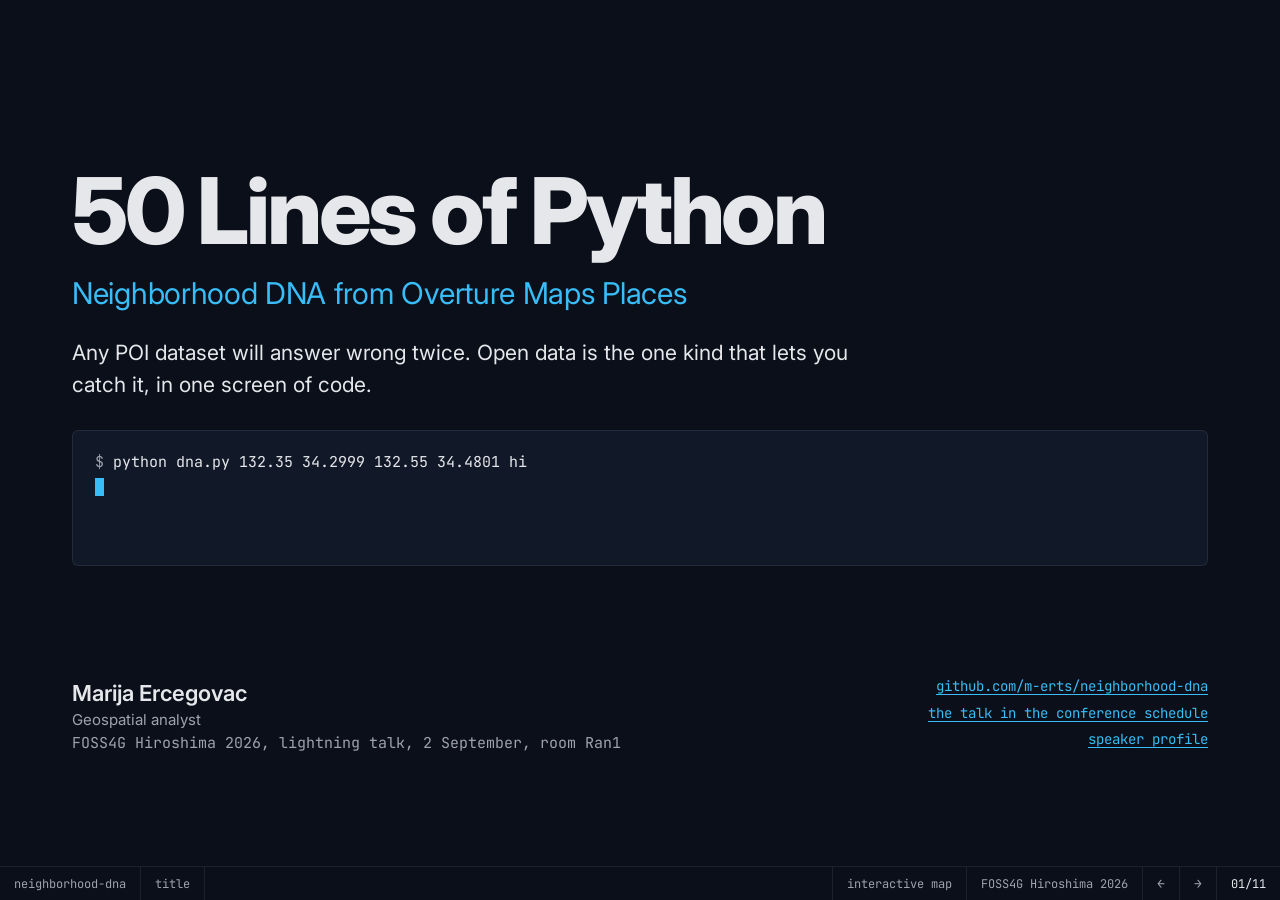
<file: docs/index.html>
<!doctype html>
<!-- Built by docs/build.py from docs/slides.template.html. Edit the template, not index.html. -->
<html lang="en">
<head>
<meta charset="utf-8">
<meta name="viewport" content="width=device-width, initial-scale=1">
<title>Neighborhood DNA: 50 Lines of Python</title>
<meta name="description" content="Slides of the FOSS4G Hiroshima 2026 lightning talk. The functional profile of any neighbourhood from Overture Maps Places, in 50 lines of Python.">
<meta name="author" content="Marija Ercegovac">
<meta property="og:title" content="50 Lines of Python: Neighborhood DNA from Overture Maps Places">
<meta property="og:description" content="FOSS4G Hiroshima 2026 lightning talk. DuckDB reads Overture Places on S3; two checks tell you when the numbers lie.">
<meta property="og:type" content="article">
<meta property="og:url" content="https://m-erts.github.io/neighborhood-dna/">
<meta property="og:image" content="https://m-erts.github.io/neighborhood-dna/assets/card.png">
<meta property="og:image:width" content="1200">
<meta property="og:image:height" content="630">
<meta property="og:image:alt" content="50 Lines of Python: the terminal output of dna.py for Hiroshima next to the hexagon map it produces.">
<meta name="twitter:card" content="summary_large_image">
<link rel="preconnect" href="https://fonts.googleapis.com">
<link rel="preconnect" href="https://fonts.gstatic.com" crossorigin>
<link rel="stylesheet" href="https://fonts.googleapis.com/css2?family=Inter:wght@400;500;600;700;800&family=JetBrains+Mono:ital,wght@0,400;0,500;0,600;0,700;1,400&display=swap">
<link rel="stylesheet" href="css/tokens.css">
<link rel="stylesheet" href="css/slides.css">
</head>
<body>
<main class="deck">

<section class="slide title" data-label="title">
  <h1>50 Lines of Python</h1>
  <p class="sub">Neighborhood DNA from Overture Maps Places</p>
  <p class="premise">Any POI dataset will answer wrong twice. Open data is the one kind that lets you catch it, in one screen of code.</p>
  <div class="terminal" role="img" aria-label="Terminal: the command that produces the Hiroshima map, and its output"
       data-command="python dna.py 132.35 34.2999 132.55 34.4801 hiroshima"
       data-output="hiroshima.geojson: 252 cells, 13 flagged, Overture 2026-09-23.1
HDBSCAN 0 clusters, 100% noise
{&#x27;meta&#x27;: 74.3, &#x27;AllThePlaces&#x27;: 12.8, &#x27;Foursquare&#x27;: 9.2, &#x27;Microsoft&#x27;: 3.6, &#x27;PinMeTo&#x27;: 0.0, &#x27;DAC&#x27;: 0.0}"><span aria-hidden="true">$ </span><span class="cmd"></span>
<span class="out"></span><span class="cursor" aria-hidden="true"></span></div>
  <div class="byline">
    <div>
      <strong>Marija Ercegovac</strong>
      <span>Geospatial analyst</span>
      <span class="mono">FOSS4G Hiroshima 2026, lightning talk, 2 September, room Ran1</span>
    </div>
    <div class="links">
      <a href="https://github.com/m-erts/neighborhood-dna">github.com/m-erts/neighborhood-dna</a><br>
      <a href="https://talks.osgeo.org/foss4g-2026/talk/ERGRGW/">the talk in the conference schedule</a><br>
      <a href="https://talks.osgeo.org/foss4g-2026/speaker/9SBVXW/">speaker profile</a>
    </div>
  </div>
</section>

<section class="slide" data-label="the task">
  <h2>Where do we intervene first?</h2>
  <div class="body">
    <dl class="steps">
      <div>
        <dt>before</dt>
        <dd>Cross-country research for EU policy institutions, 16 countries. The functional layer meant licensed POI feeds or field surveys.</dd>
      </div>
      <div>
        <dt>the first question of every city</dt>
        <dd>Where do we start a mixed-use programme? Which blocks are so mono-functional that they die after 19:00?</dd>
      </div>
      <div>
        <dt>this talk</dt>
        <dd class="now">The same shortlist from a fully open dataset: minutes on a laptop, 50 lines, reproducible by any municipal analyst.</dd>
      </div>
    </dl>
  </div>
</section>

<section class="slide" data-label="the idea">
  <h2>Neighbourhood DNA, and what it actually is</h2>
  <p class="lede">Take one grid cell. Look at every place inside it. Compute the share by function. That vector is the DNA, and three numbers say how mixed the cell is.</p>
  <div class="body">
    <div class="idea">
      <figure style="margin:0">
        <svg viewBox="0 0 200 180" role="img" aria-label="One hexagonal cell with places inside it">
          <polygon points="100,8 180,50 180,130 100,172 20,130 20,50" fill="none" stroke="#38BDF8" stroke-width="1.5"/>
          <circle cx="103" cy="84" r="4.5" fill="#F43F5E" stroke="#111827" stroke-width="1.5"/><circle cx="49" cy="94" r="4.5" fill="#F43F5E" stroke="#111827" stroke-width="1.5"/><circle cx="95" cy="41" r="4.5" fill="#F43F5E" stroke="#111827" stroke-width="1.5"/><circle cx="149" cy="104" r="4.5" fill="#F43F5E" stroke="#111827" stroke-width="1.5"/><circle cx="105" cy="132" r="4.5" fill="#F43F5E" stroke="#111827" stroke-width="1.5"/><circle cx="62" cy="106" r="4.5" fill="#F43F5E" stroke="#111827" stroke-width="1.5"/><circle cx="40" cy="54" r="4.5" fill="#F43F5E" stroke="#111827" stroke-width="1.5"/><circle cx="66" cy="60" r="4.5" fill="#F43F5E" stroke="#111827" stroke-width="1.5"/><circle cx="151" cy="129" r="4.5" fill="#F43F5E" stroke="#111827" stroke-width="1.5"/><circle cx="132" cy="74" r="4.5" fill="#F43F5E" stroke="#111827" stroke-width="1.5"/><circle cx="130" cy="107" r="4.5" fill="#F43F5E" stroke="#111827" stroke-width="1.5"/><circle cx="60" cy="59" r="4.5" fill="#F43F5E" stroke="#111827" stroke-width="1.5"/><circle cx="115" cy="36" r="4.5" fill="#F59E0B" stroke="#111827" stroke-width="1.5"/><circle cx="126" cy="54" r="4.5" fill="#F59E0B" stroke="#111827" stroke-width="1.5"/><circle cx="158" cy="113" r="4.5" fill="#F59E0B" stroke="#111827" stroke-width="1.5"/><circle cx="134" cy="102" r="4.5" fill="#F59E0B" stroke="#111827" stroke-width="1.5"/><circle cx="111" cy="46" r="4.5" fill="#F59E0B" stroke="#111827" stroke-width="1.5"/><circle cx="75" cy="130" r="4.5" fill="#F59E0B" stroke="#111827" stroke-width="1.5"/><circle cx="54" cy="76" r="4.5" fill="#F59E0B" stroke="#111827" stroke-width="1.5"/><circle cx="51" cy="122" r="4.5" fill="#F59E0B" stroke="#111827" stroke-width="1.5"/><circle cx="96" cy="22" r="4.5" fill="#FCD34D" stroke="#111827" stroke-width="1.5"/><circle cx="101" cy="124" r="4.5" fill="#FCD34D" stroke="#111827" stroke-width="1.5"/><circle cx="128" cy="123" r="4.5" fill="#FCD34D" stroke="#111827" stroke-width="1.5"/><circle cx="48" cy="124" r="4.5" fill="#FCD34D" stroke="#111827" stroke-width="1.5"/><circle cx="100" cy="126" r="4.5" fill="#FCD34D" stroke="#111827" stroke-width="1.5"/><circle cx="110" cy="53" r="4.5" fill="#FCD34D" stroke="#111827" stroke-width="1.5"/><circle cx="155" cy="56" r="4.5" fill="#047857" stroke="#111827" stroke-width="1.5"/><circle cx="80" cy="140" r="4.5" fill="#047857" stroke="#111827" stroke-width="1.5"/><circle cx="131" cy="106" r="4.5" fill="#047857" stroke="#111827" stroke-width="1.5"/><circle cx="147" cy="105" r="4.5" fill="#818CF8" stroke="#111827" stroke-width="1.5"/><circle cx="148" cy="107" r="4.5" fill="#818CF8" stroke="#111827" stroke-width="1.5"/><circle cx="49" cy="112" r="4.5" fill="#6EE7B7" stroke="#111827" stroke-width="1.5"/><circle cx="81" cy="84" r="4.5" fill="#B45309" stroke="#111827" stroke-width="1.5"/><circle cx="104" cy="130" r="4.5" fill="#059669" stroke="#111827" stroke-width="1.5"/><circle cx="111" cy="131" r="4.5" fill="#A7F3D0" stroke="#111827" stroke-width="1.5"/><circle cx="129" cy="89" r="4.5" fill="#34D399" stroke="#111827" stroke-width="1.5"/><circle cx="170" cy="122" r="4.5" fill="#10B981" stroke="#111827" stroke-width="1.5"/>
        </svg>
        <figcaption>one H3 cell, 428 places</figcaption>
      </figure>
      <div>
        <p class="cap">Kamiyacho, Hiroshima, cell 882e69a2bbfffff: share by function</p>
        <div class="dna" role="img" aria-label="food and drink 31%, shopping 20%, services and business 15%, civic 8%, transport 5%, education 4%, lifestyle 4%, sport 4%, arts 3%, heritage 3%, health 2%, lodging 1%, geographic 0%"><span style="flex:0.3084;background:#F43F5E;color:#0B0F19" title="food and drink 31%">31%</span><span style="flex:0.2009;background:#F59E0B;color:#0B0F19" title="shopping 20%">20%</span><span style="flex:0.1542;background:#FCD34D;color:#0B0F19" title="services and business 15%">15%</span><span style="flex:0.0374;background:#B45309;color:#FFFFFF" title="lifestyle 4%"></span><span style="flex:0.0210;background:#10B981;color:#0B0F19" title="health 2%"></span><span style="flex:0.0374;background:#6EE7B7;color:#0B0F19" title="education 4%"></span><span style="flex:0.0794;background:#047857;color:#FFFFFF" title="civic 8%">8%</span><span style="flex:0.0304;background:#34D399;color:#0B0F19" title="heritage 3%"></span><span style="flex:0.0304;background:#A7F3D0;color:#0B0F19" title="arts 3%"></span><span style="flex:0.0374;background:#059669;color:#0B0F19" title="sport 4%"></span><span style="flex:0.0514;background:#818CF8;color:#0B0F19" title="transport 5%"></span><span style="flex:0.0070;background:#C7D2FE;color:#0B0F19" title="lodging 1%"></span><span style="flex:0.0047;background:#64748B;color:#FFFFFF" title="geographic 0%"></span></div>
        <div class="legend"><span><i style="background:#F43F5E"></i>food and drink 31%</span><span><i style="background:#F59E0B"></i>shopping 20%</span><span><i style="background:#FCD34D"></i>services and business 15%</span><span><i style="background:#047857"></i>civic 8%</span><span><i style="background:#818CF8"></i>transport 5%</span><span><i style="background:#6EE7B7"></i>education 4%</span></div>
      </div>
      <dl class="metrics">
        <div><dt>Hill q1</dt><dd>7.76</dd><small>exp(&minus;&Sigma; p ln p): effective functions</small></div>
        <div><dt>Hill q2</dt><dd>5.72</dd><small>1 / &Sigma; p&sup2;: effective dominant ones</small></div>
        <div><dt>top share</dt><dd>0.31</dd><small>max p: how mono-functional</small></div>
      </dl>
    </div>
  </div>
  <p class="takeaway">The same maths ecologists use for species in a habitat, applied to functions in a city block.</p>
</section>

<section class="slide" data-label="what it is for">
  <h2>The blocks where one function owns the street</h2>
  <figure class="figure" data-svg="assets/maps-slide.svg">
    <img src="assets/maps-slide.svg" alt="Hexagon maps of Hiroshima, Belgrade, Amsterdam and London shaded by top category share. Flagged cells: Hiroshima 13 of 252, Belgrade 10 of 216, Amsterdam 39 of 360, London 15 of 586.">
  </figure>
  <p class="takeaway">13 cells in Hiroshima, 10 in Belgrade: short enough to walk. Hexagons compare cities; swap in your own blocks to act on one.</p>
  <p class="source"><a href="demo.html">Open the interactive map</a> &nbsp; made with: make cities</p>
</section>

<section class="slide" data-label="trap 1: the metric">
  <h2>The obvious metric sees nothing</h2>
  <figure class="figure" data-svg="assets/check-cell-size-slide.svg">
    <img src="assets/check-cell-size-slide.svg" alt="Two line charts over six density bins. Category richness: the four cities stay within 1 category of each other. Hill q2: the cities separate by up to 1.98.">
  </figure>
  <p class="takeaway">Counting categories measures how much data you have. Hill numbers measure the city.</p>
  <p class="source">made with: python checks.py 2026-09-23.1 &nbsp; table: <a href="https://github.com/m-erts/neighborhood-dna/blob/main/docs/RESULTS.md">docs/RESULTS.md</a>, section 2</p>
</section>

<section class="slide" data-label="trap 2: the source">
  <h2>One filter changes the ranking</h2>
  <figure class="figure" data-svg="assets/check-sources-slide.svg">
    <img src="assets/check-sources-slide.svg" alt="Share of places from Meta: Belgrade 92.7%, Amsterdam 83.6%, Hiroshima 74.3%, London 60.8%. Median Hill q2 with all sources against Meta only: London moves from 2nd to 1st.">
  </figure>
  <p class="takeaway">Overture blends providers. Belgrade is 93% Meta, London 61%. Nobody reads the sources column.</p>
  <p class="source">made with: python checks.py 2026-09-23.1 &nbsp; table: <a href="https://github.com/m-erts/neighborhood-dna/blob/main/docs/RESULTS.md">docs/RESULTS.md</a>, section 3</p>
</section>

<section class="slide" data-label="the stack">
  <h2>What Overture ships that makes this possible</h2>
  <div class="body">
    <dl class="rows">
      <div><dt>GeoParquet on public S3</dt><dd>The bbox filter runs storage-side: no download, no ETL, no account. A city costs 30 to 42 MiB of the 11 GB.</dd></div>
      <div><dt>taxonomy.hierarchy</dt><dd>A standard hierarchy: 13 branches at level 1 to compare cities, 126 groups at level 2 for detail.</dd></div>
      <div><dt>bbox struct in every row</dt><dd>Predicate pushdown without touching geometry.</dd></div>
      <div><dt>sources column</dt><dd>You can see whose places each city is made of, which is the basis of check 2. With a closed feed you take the blend on trust.</dd></div>
      <div><dt>monthly releases</dt><dd>Each one stays on S3 for 60 days. Archive your extract or nobody can rerun your numbers.</dd></div>
      <div><dt>open licences per source</dt><dd>CDLA-Permissive 2.0, Apache 2.0 and CC0 in these four cities, recorded place by place.</dd></div>
    </dl>
  </div>
  <p class="source">Overture Maps Foundation, <a href="https://docs.overturemaps.org/guides/places/">docs.overturemaps.org</a>. Release 2026-09-23.1 holds 81 million places.</p>
</section>

<section class="slide" data-label="the code">
  <h2>No download. No ETL. One screen.</h2>
  <div class="body">
    <div class="code-wrap">
      <div class="code">
        <header><span>dna.py &nbsp; 50 lines of code</span><button type="button" data-copy>Copy</button></header>
        <pre tabindex="0" aria-label="Source of dna.py"><code><span class="l"><span class="ch">#!/usr/bin/env python3</span></span><span class="l"><span class="c1"># /// script</span></span><span class="l"><span class="c1"># requires-python = "&gt;=3.11"</span></span><span class="l"><span class="c1"># dependencies = ["duckdb==1.5.6", "scikit-learn==1.9.1"]</span></span><span class="l"><span class="c1"># ///</span></span><span class="l"><span class="sd">"""Neighborhood DNA from Overture Maps Places. FOSS4G Hiroshima 2026.</span></span><span class="l"></span><span class="l"><span class="sd">    python dna.py WEST SOUTH EAST NORTH NAME [RELEASE | extract.parquet]</span></span><span class="l"><span class="sd">    python dna.py 132.35 34.30 132.55 34.48 hiroshima</span></span><span class="l"></span><span class="l"><span class="sd">Writes NAME.geojson: one H3 cell per feature with its category shares (the</span></span><span class="l"><span class="sd">DNA), Hill numbers, TF-IDF signature and HDBSCAN label. Nothing is downloaded:</span></span><span class="l"><span class="sd">DuckDB reads the parquet on S3 and pushes the bbox filter down to storage.</span></span><span class="l"><span class="sd">"""</span></span><span class="l"><span class="kn">import</span><span class="w"> </span><span class="nn">json</span></span><span class="l"><span class="kn">import</span><span class="w"> </span><span class="nn">sys</span></span><span class="l"></span><span class="l"><span class="kn">import</span><span class="w"> </span><span class="nn">duckdb</span></span><span class="l"><span class="kn">from</span><span class="w"> </span><span class="nn">sklearn.cluster</span><span class="w"> </span><span class="kn">import</span> <span class="n">HDBSCAN</span></span><span class="l"></span><span class="l"><span class="n">S3</span> <span class="o">=</span> <span class="s2">"s3://overturemaps-us-west-2/release"</span></span><span class="l"><span class="c1"># H3_RES 8: hexagons of 0.6-0.8 km2, the area drifts with location (CAVEATS 4).</span></span><span class="l"><span class="c1"># LEVEL 1: the 13 top branches of the taxonomy; 2 gives ~125 groups.</span></span><span class="l"><span class="c1"># MIN_POI 10: below that the diversity metrics are sampling noise.</span></span><span class="l"><span class="n">H3_RES</span><span class="p">,</span> <span class="n">LEVEL</span><span class="p">,</span> <span class="n">MIN_POI</span> <span class="o">=</span> <span class="mi">8</span><span class="p">,</span> <span class="mi">1</span><span class="p">,</span> <span class="mi">10</span></span><span class="l"></span><span class="l"><span class="n">west</span><span class="p">,</span> <span class="n">south</span><span class="p">,</span> <span class="n">east</span><span class="p">,</span> <span class="n">north</span><span class="p">,</span> <span class="n">name</span> <span class="o">=</span> <span class="o">*</span><span class="nb">map</span><span class="p">(</span><span class="nb">float</span><span class="p">,</span> <span class="n">sys</span><span class="o">.</span><span class="n">argv</span><span class="p">[</span><span class="mi">1</span><span class="p">:</span><span class="mi">5</span><span class="p">]),</span> <span class="n">sys</span><span class="o">.</span><span class="n">argv</span><span class="p">[</span><span class="mi">5</span><span class="p">]</span></span><span class="l"><span class="k">if</span> <span class="ow">not</span> <span class="p">(</span><span class="o">-</span><span class="mi">180</span> <span class="o">&lt;=</span> <span class="n">west</span> <span class="o">&lt;</span> <span class="n">east</span> <span class="o">&lt;=</span> <span class="mi">180</span> <span class="ow">and</span> <span class="o">-</span><span class="mi">90</span> <span class="o">&lt;=</span> <span class="n">south</span> <span class="o">&lt;</span> <span class="n">north</span> <span class="o">&lt;=</span> <span class="mi">90</span><span class="p">):</span></span><span class="l">    <span class="n">sys</span><span class="o">.</span><span class="n">exit</span><span class="p">(</span><span class="s2">"bbox order is WEST SOUTH EAST NORTH (lon lat lon lat)"</span><span class="p">)</span></span><span class="l"></span><span class="l"><span class="n">duckdb</span><span class="o">.</span><span class="n">sql</span><span class="p">(</span><span class="s2">"<span class="q">INSTALL</span> httpfs; <span class="q">LOAD</span> httpfs; <span class="q">INSTALL</span> spatial; <span class="q">LOAD</span> spatial; <span class="q">SET</span> http_retries = 6;"</span></span><span class="l">           <span class="s2">"<span class="q">INSTALL</span> h3 <span class="q">FROM</span> community; <span class="q">LOAD</span> h3; <span class="q">SET</span> s3_region = 'us-west-2';"</span><span class="p">)</span></span><span class="l"><span class="n">source</span> <span class="o">=</span> <span class="n">sys</span><span class="o">.</span><span class="n">argv</span><span class="p">[</span><span class="mi">6</span><span class="p">]</span> <span class="k">if</span> <span class="nb">len</span><span class="p">(</span><span class="n">sys</span><span class="o">.</span><span class="n">argv</span><span class="p">)</span> <span class="o">&gt;</span> <span class="mi">6</span> <span class="k">else</span> <span class="nb">max</span><span class="p">(</span>  <span class="c1"># default: the newest release on S3</span></span><span class="l">    <span class="n">path</span><span class="o">.</span><span class="n">split</span><span class="p">(</span><span class="s2">"/"</span><span class="p">)[</span><span class="mi">4</span><span class="p">]</span> <span class="k">for</span> <span class="n">path</span><span class="p">,</span> <span class="ow">in</span> <span class="n">duckdb</span><span class="o">.</span><span class="n">sql</span><span class="p">(</span><span class="sa">f</span><span class="s2">"<span class="q">FROM</span> glob('</span><span class="si">{</span><span class="n">S3</span><span class="si">}</span><span class="s2">/*/theme=places/*/*')"</span><span class="p">)</span><span class="o">.</span><span class="n">fetchall</span><span class="p">())</span></span><span class="l"><span class="n">files</span> <span class="o">=</span> <span class="n">source</span> <span class="k">if</span> <span class="n">source</span><span class="o">.</span><span class="n">endswith</span><span class="p">(</span><span class="s2">".parquet"</span><span class="p">)</span> <span class="k">else</span> <span class="sa">f</span><span class="s2">"</span><span class="si">{</span><span class="n">S3</span><span class="si">}</span><span class="s2">/</span><span class="si">{</span><span class="n">source</span><span class="si">}</span><span class="s2">/theme=places/type=place/*"</span></span><span class="l"><span class="n">duckdb</span><span class="o">.</span><span class="n">sql</span><span class="p">(</span><span class="sa">f</span><span class="s2">"""<span class="q">CREATE TABLE</span> places <span class="q">AS</span></span></span><span class="l"><span class="s2"><span class="q">SELECT</span> h3_latlng_to_cell(bbox.ymin, bbox.xmin, </span><span class="si">{</span><span class="n">H3_RES</span><span class="si">}</span><span class="s2">) <span class="q">AS</span> cell, sources[1].dataset <span class="q">AS</span> provider,</span></span><span class="l"><span class="s2">       taxonomy.hierarchy[least(</span><span class="si">{</span><span class="n">LEVEL</span><span class="si">}</span><span class="s2">, len(taxonomy.hierarchy))] <span class="q">AS</span> category</span></span><span class="l"><span class="s2"><span class="q">FROM</span> read_parquet('</span><span class="si">{</span><span class="n">files</span><span class="si">}</span><span class="s2">') <span class="q">WHERE</span> len(taxonomy.hierarchy) &gt; 0</span></span><span class="l"><span class="s2"> <span class="q">AND</span> bbox.xmin <span class="q">BETWEEN</span> </span><span class="si">{</span><span class="n">west</span><span class="si">}</span><span class="s2"> <span class="q">AND</span> </span><span class="si">{</span><span class="n">east</span><span class="si">}</span><span class="s2"> <span class="q">AND</span> bbox.ymin <span class="q">BETWEEN</span> </span><span class="si">{</span><span class="n">south</span><span class="si">}</span><span class="s2"> <span class="q">AND</span> </span><span class="si">{</span><span class="n">north</span><span class="si">}</span><span class="s2">"""</span><span class="p">)</span></span><span class="l"></span><span class="l"><span class="n">cells</span> <span class="o">=</span> <span class="n">duckdb</span><span class="o">.</span><span class="n">sql</span><span class="p">(</span><span class="sa">f</span><span class="s2">"""<span class="q">WITH</span> shares <span class="q">AS</span> (</span></span><span class="l"><span class="s2">    <span class="q">SELECT</span> cell, category, n / sum(n) <span class="q">OVER</span> c <span class="q">AS</span> p, sum(n) <span class="q">OVER</span> c <span class="q">AS</span> poi</span></span><span class="l"><span class="s2">    <span class="q">FROM</span> (<span class="q">SELECT</span> cell, category, count(*)::DOUBLE <span class="q">AS</span> n <span class="q">FROM</span> places <span class="q">GROUP BY</span> <span class="q">ALL</span>)</span></span><span class="l"><span class="s2">    <span class="q">WINDOW</span> c <span class="q">AS</span> (<span class="q">PARTITION BY</span> cell) <span class="q">QUALIFY</span> poi &gt;= </span><span class="si">{</span><span class="n">MIN_POI</span><span class="si">}</span></span><span class="l"><span class="s2">), weighted <span class="q">AS</span> (  -- TF-IDF: share in the cell x smoothed inverse cell frequency</span></span><span class="l"><span class="s2">    <span class="q">SELECT</span> *, p * (1 + ln((1 + count(<span class="q">DISTINCT</span> cell) <span class="q">OVER</span> ()) / (1 + count(*) <span class="q">OVER</span> k))) <span class="q">AS</span> w</span></span><span class="l"><span class="s2">    <span class="q">FROM</span> shares <span class="q">WINDOW</span> k <span class="q">AS</span> (<span class="q">PARTITION BY</span> category))</span></span><span class="l"><span class="s2"><span class="q">SELECT</span> ST_AsGeoJSON(ST_GeomFromText(h3_cell_to_boundary_wkt(cell))) <span class="q">AS</span> geometry,</span></span><span class="l"><span class="s2">       h3_h3_to_string(cell) <span class="q">AS</span> h3, any_value(poi)::INT <span class="q">AS</span> poi, count(*) <span class="q">AS</span> richness,</span></span><span class="l"><span class="s2">       round(exp(-sum(p * ln(p))), 3) <span class="q">AS</span> hill_q1, round(1 / sum(p * p), 3) <span class="q">AS</span> hill_q2,</span></span><span class="l"><span class="s2">       round(max(p), 3) <span class="q">AS</span> top_share, max(p) &gt;= 0.5 <span class="q">AS</span> flagged,</span></span><span class="l"><span class="s2">       first(category <span class="q">ORDER BY</span> p <span class="q">DESC</span>, category) <span class="q">AS</span> dominant,  -- ties: alphabetical</span></span><span class="l"><span class="s2">       map_from_entries(list((category, round(p, 3)) <span class="q">ORDER BY</span> p <span class="q">DESC</span>, category)) <span class="q">AS</span> dna,</span></span><span class="l"><span class="s2">       map_from_entries(list((category, round(w, 3)) <span class="q">ORDER BY</span> w <span class="q">DESC</span>, category)) <span class="q">AS</span> tfidf</span></span><span class="l"><span class="s2"><span class="q">FROM</span> weighted <span class="q">GROUP BY</span> cell <span class="q">ORDER BY</span> h3"""</span><span class="p">)</span></span><span class="l"><span class="n">cells</span> <span class="o">=</span> <span class="p">[</span><span class="nb">dict</span><span class="p">(</span><span class="nb">zip</span><span class="p">(</span><span class="n">cells</span><span class="o">.</span><span class="n">columns</span><span class="p">,</span> <span class="n">row</span><span class="p">))</span> <span class="k">for</span> <span class="n">row</span> <span class="ow">in</span> <span class="n">cells</span><span class="o">.</span><span class="n">fetchall</span><span class="p">()]</span></span><span class="l"><span class="k">if</span> <span class="nb">len</span><span class="p">(</span><span class="n">cells</span><span class="p">)</span> <span class="o">&lt;</span> <span class="mi">10</span><span class="p">:</span></span><span class="l">    <span class="n">sys</span><span class="o">.</span><span class="n">exit</span><span class="p">(</span><span class="sa">f</span><span class="s2">"only </span><span class="si">{</span><span class="nb">len</span><span class="p">(</span><span class="n">cells</span><span class="p">)</span><span class="si">}</span><span class="s2"> cells hold </span><span class="si">{</span><span class="n">MIN_POI</span><span class="si">}</span><span class="s2">+ categorised places: widen the bbox"</span><span class="p">)</span></span><span class="l"><span class="n">categories</span> <span class="o">=</span> <span class="nb">sorted</span><span class="p">({</span><span class="n">category</span> <span class="k">for</span> <span class="n">cell</span> <span class="ow">in</span> <span class="n">cells</span> <span class="k">for</span> <span class="n">category</span> <span class="ow">in</span> <span class="n">cell</span><span class="p">[</span><span class="s2">"dna"</span><span class="p">]})</span></span><span class="l"><span class="n">labels</span> <span class="o">=</span> <span class="n">HDBSCAN</span><span class="p">(</span><span class="n">min_cluster_size</span><span class="o">=</span><span class="mi">10</span><span class="p">,</span> <span class="n">copy</span><span class="o">=</span><span class="kc">True</span><span class="p">)</span><span class="o">.</span><span class="n">fit_predict</span><span class="p">(</span></span><span class="l">    <span class="p">[[</span><span class="n">cell</span><span class="p">[</span><span class="s2">"tfidf"</span><span class="p">]</span><span class="o">.</span><span class="n">get</span><span class="p">(</span><span class="n">category</span><span class="p">,</span> <span class="mi">0</span><span class="p">)</span> <span class="k">for</span> <span class="n">category</span> <span class="ow">in</span> <span class="n">categories</span><span class="p">]</span> <span class="k">for</span> <span class="n">cell</span> <span class="ow">in</span> <span class="n">cells</span><span class="p">])</span></span><span class="l"><span class="n">blend</span> <span class="o">=</span> <span class="nb">dict</span><span class="p">(</span><span class="n">duckdb</span><span class="o">.</span><span class="n">sql</span><span class="p">(</span><span class="s2">"""<span class="q">SELECT</span> provider, round(100 * count(*) / sum(count(*)) <span class="q">OVER</span> (), 1)</span></span><span class="l"><span class="s2">                           <span class="q">FROM</span> places <span class="q">GROUP BY</span> 1 <span class="q">ORDER BY</span> 2 <span class="q">DESC</span>"""</span><span class="p">)</span><span class="o">.</span><span class="n">fetchall</span><span class="p">())</span></span><span class="l"><span class="n">meta</span> <span class="o">=</span> <span class="nb">dict</span><span class="p">(</span><span class="n">source</span><span class="o">=</span><span class="n">source</span><span class="p">,</span> <span class="n">bbox</span><span class="o">=</span><span class="p">[</span><span class="n">west</span><span class="p">,</span> <span class="n">south</span><span class="p">,</span> <span class="n">east</span><span class="p">,</span> <span class="n">north</span><span class="p">],</span> <span class="n">h3_res</span><span class="o">=</span><span class="n">H3_RES</span><span class="p">,</span></span><span class="l">            <span class="n">taxonomy_level</span><span class="o">=</span><span class="n">LEVEL</span><span class="p">,</span> <span class="n">min_poi</span><span class="o">=</span><span class="n">MIN_POI</span><span class="p">,</span> <span class="n">providers_pct</span><span class="o">=</span><span class="n">blend</span><span class="p">)</span></span><span class="l"><span class="n">features</span> <span class="o">=</span> <span class="p">[</span><span class="nb">dict</span><span class="p">(</span><span class="nb">type</span><span class="o">=</span><span class="s2">"Feature"</span><span class="p">,</span> <span class="n">geometry</span><span class="o">=</span><span class="n">json</span><span class="o">.</span><span class="n">loads</span><span class="p">(</span><span class="n">cell</span><span class="o">.</span><span class="n">pop</span><span class="p">(</span><span class="s2">"geometry"</span><span class="p">)),</span></span><span class="l">                 <span class="n">properties</span><span class="o">=</span><span class="nb">dict</span><span class="p">(</span><span class="n">cell</span><span class="p">,</span> <span class="n">cluster</span><span class="o">=</span><span class="nb">int</span><span class="p">(</span><span class="n">label</span><span class="p">)))</span> <span class="k">for</span> <span class="n">cell</span><span class="p">,</span> <span class="n">label</span> <span class="ow">in</span> <span class="nb">zip</span><span class="p">(</span><span class="n">cells</span><span class="p">,</span> <span class="n">labels</span><span class="p">)]</span></span><span class="l"><span class="k">with</span> <span class="nb">open</span><span class="p">(</span><span class="sa">f</span><span class="s2">"</span><span class="si">{</span><span class="n">name</span><span class="si">}</span><span class="s2">.geojson"</span><span class="p">,</span> <span class="s2">"w"</span><span class="p">)</span> <span class="k">as</span> <span class="n">out</span><span class="p">:</span></span><span class="l">    <span class="n">json</span><span class="o">.</span><span class="n">dump</span><span class="p">(</span><span class="nb">dict</span><span class="p">(</span><span class="nb">type</span><span class="o">=</span><span class="s2">"FeatureCollection"</span><span class="p">,</span> <span class="n">metadata</span><span class="o">=</span><span class="n">meta</span><span class="p">,</span> <span class="n">features</span><span class="o">=</span><span class="n">features</span><span class="p">),</span> <span class="n">out</span><span class="p">)</span></span><span class="l"><span class="nb">print</span><span class="p">(</span><span class="sa">f</span><span class="s2">"</span><span class="si">{</span><span class="n">name</span><span class="si">}</span><span class="s2">.geojson: </span><span class="si">{</span><span class="nb">len</span><span class="p">(</span><span class="n">cells</span><span class="p">)</span><span class="si">}</span><span class="s2"> cells, </span><span class="si">{</span><span class="nb">sum</span><span class="p">(</span><span class="n">c</span><span class="p">[</span><span class="s1">'flagged'</span><span class="p">]</span><span class="w"> </span><span class="k">for</span><span class="w"> </span><span class="n">c</span><span class="w"> </span><span class="ow">in</span><span class="w"> </span><span class="n">cells</span><span class="p">)</span><span class="si">}</span><span class="s2"> flagged, Overture "</span></span><span class="l">      <span class="sa">f</span><span class="s2">"</span><span class="si">{</span><span class="n">source</span><span class="si">}</span><span class="se">\n</span><span class="s2">HDBSCAN </span><span class="si">{</span><span class="n">labels</span><span class="o">.</span><span class="n">max</span><span class="p">()</span><span class="w"> </span><span class="o">+</span><span class="w"> </span><span class="mi">1</span><span class="si">}</span><span class="s2"> clusters, </span><span class="si">{</span><span class="p">(</span><span class="n">labels</span><span class="w"> </span><span class="o">&lt;</span><span class="w"> </span><span class="mi">0</span><span class="p">)</span><span class="o">.</span><span class="n">mean</span><span class="p">()</span><span class="si">:</span><span class="s2">.0%</span><span class="si">}</span><span class="s2"> noise</span><span class="se">\n</span><span class="si">{</span><span class="n">blend</span><span class="si">}</span><span class="s2">"</span><span class="p">)</span></span></code></pre>
      </div>
      <ol class="outline" aria-label="Steps of the pipeline">
        <li><button type="button" data-lines="21-25" aria-pressed="false">Parameters<small>lines 21 to 25</small></button></li>
        <li><button type="button" data-lines="27-29" aria-pressed="false">Read the bbox<small>lines 27 to 29</small></button></li>
        <li><button type="button" data-lines="31-35" aria-pressed="false">Attach to S3, pick a release<small>lines 31 to 35</small></button></li>
        <li><button type="button" data-lines="36-40" aria-pressed="false">Scan the places in the bbox<small>lines 36 to 40</small></button></li>
        <li><button type="button" data-lines="42-56" aria-pressed="false">DNA, TF-IDF, Hill numbers: SQL<small>lines 42 to 56</small></button></li>
        <li><button type="button" data-lines="57-62" aria-pressed="false">HDBSCAN on the signatures<small>lines 57 to 62</small></button></li>
        <li><button type="button" data-lines="63-64" aria-pressed="false">Provider blend<small>lines 63 to 64</small></button></li>
        <li><button type="button" data-lines="65-72" aria-pressed="false">Write the GeoJSON<small>lines 65 to 72</small></button></li>
      </ol>
    </div>
  </div>
  <p class="source">DuckDB reads Overture straight off S3 and the bbox filter runs at the storage side. CI fails if the script grows past 50 lines.</p>
</section>

<section class="slide" data-label="who uses this">
  <h2>Planners were just the example</h2>
  <div class="body">
    <dl class="rows plain tight">
      <div><dt>Urban planning</dt><dd>Where to start a mixed-use programme</dd></div>
      <div><dt>Transport</dt><dd>Where car dependency is built into the block</dd></div>
      <div><dt>Retail siting</dt><dd>Which function is missing from a busy cell</dd></div>
      <div><dt>Public health</dt><dd>Food deserts: homes with no grocery in reach</dd></div>
      <div><dt>Tourism policy</dt><dd>Where lodging pushes out everyday functions</dd></div>
      <div><dt>Humanitarian work</dt><dd>Cities that have no other source at all</dd></div>
      <div><dt>Data quality</dt><dd>The check that caught trap 2 measures bias in the open data itself</dd></div>
    </dl>
  </div>
  <p class="takeaway">One number, top share, answers a different question in every one of these rooms.</p>
</section>

<section class="slide" data-label="take it">
  <h2>Two checks before you trust a POI metric</h2>
  <div class="body">
    <div class="checks">
      <div><b><span>1</span>Control for cell size</b><p>Or you measure your data, not your city.</p></div>
      <div><b><span>2</span>Check the sources column</b><p>Or you compare providers, not places.</p></div>
    </div>
    <div class="take">
      <img src="assets/qr.svg" alt="QR code leading to github.com/m-erts/neighborhood-dna">
      <div>
        <a class="url" href="https://github.com/m-erts/neighborhood-dna">github.com/m-erts/neighborhood-dna</a>
        <p>Code, data and the full list of caveats. Both checks are possible because the data is open.</p>
        <p class="mono">Code MIT, slides CC BY 4.0. The categories field left the Overture schema in release 2026-09-23.0: write against taxonomy.</p>
      </div>
    </div>
  </div>
</section>

<section class="slide" data-label="after Hiroshima">
  <h2>What I got wrong, found while packaging</h2>
  <div class="body">
    <dl class="rows tight">
      <div><dt>the pinned release</dt><dd>On stage: a pinned release reproduces in December. It did not survive September, because Overture keeps a release for 60 days. <small>dna.py now takes the newest release, or your own archived extract.</small></dd></div>
      <div><dt>equal-area cells</dt><dd>H3 cells are not equal-area. At resolution 8 they average 0.58 km&sup2; in Hiroshima and 0.78 km&sup2; in Belgrade.</dd></div>
      <div><dt>the shortlist</dt><dd>It moves between releases. Hiroshima: 16 flagged cells in 2026-08-19.0, 13 in 2026-09-23.1, 13 in both.</dd></div>
      <div><dt>the dominant function</dt><dd>37 Hiroshima cells have two functions tied for first place and arg_max picked one at random. <small>Ties now break alphabetically, so two runs give the same file.</small></dd></div>
      <div><dt>the typology</dt><dd>The abstract promised clusters. HDBSCAN returns 0 clusters and 100% noise in all four cities: function mix is a continuum.</dd></div>
    </dl>
  </div>
  <p class="source">Numbers on these slides are recomputed on release 2026-09-23.1. The stage version used 2026-07-22.0: <a href="slides-as-delivered.pdf">slides as delivered (PDF)</a>.</p>
</section>

</main>

<nav class="status" aria-label="Slide navigation">
  <a href="https://github.com/m-erts/neighborhood-dna">neighborhood-dna</a>
  <span data-status aria-live="polite"></span>
  <span class="grow"></span>
  <a class="wide" href="demo.html">interactive map</a>
  <span class="wide">FOSS4G Hiroshima 2026</span>
  <button type="button" data-prev aria-label="Previous slide">&larr;</button>
  <button type="button" data-next aria-label="Next slide">&rarr;</button>
  <span class="count" data-count></span>
</nav>
<div class="tip" role="tooltip" hidden></div>
<script src="js/slides.js"></script>
</body>
</html>
</file>
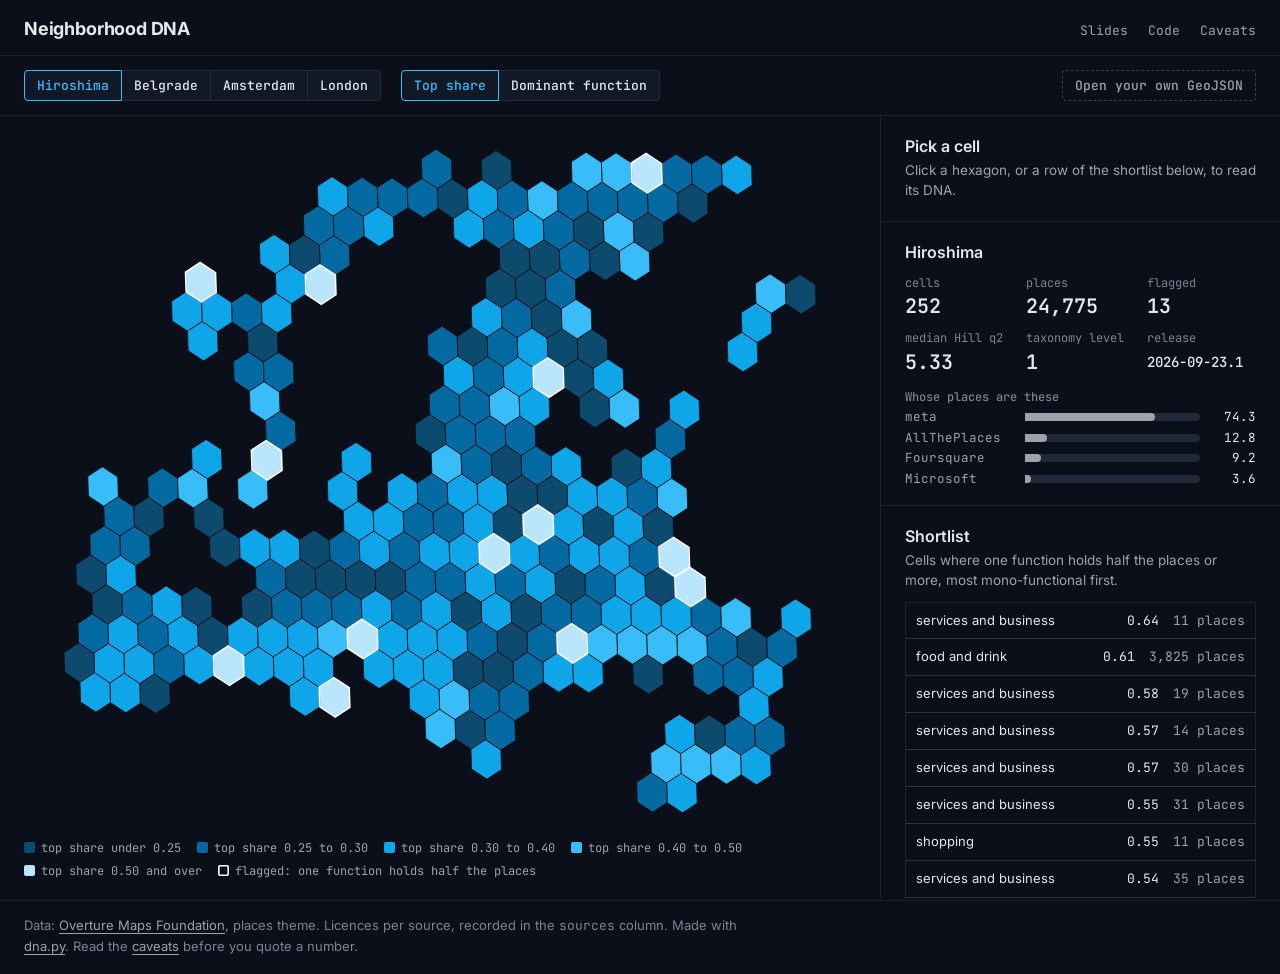
<file: docs/demo.html>
<!doctype html>
<html lang="en">
<head>
<meta charset="utf-8">
<meta name="viewport" content="width=device-width, initial-scale=1">
<title>Neighborhood DNA: the map</title>
<meta name="description" content="Explore the functional profile of every H3 cell in Hiroshima, Belgrade, Amsterdam and London, or drop in the GeoJSON that dna.py wrote for your own city.">
<meta property="og:title" content="Neighborhood DNA: the map">
<meta property="og:description" content="The functional profile of every H3 cell in Hiroshima, Belgrade, Amsterdam and London. Drop in the GeoJSON that dna.py wrote for your own city.">
<meta property="og:type" content="website">
<meta property="og:url" content="https://m-erts.github.io/neighborhood-dna/demo.html">
<meta property="og:image" content="https://m-erts.github.io/neighborhood-dna/assets/card.png">
<meta property="og:image:width" content="1200">
<meta property="og:image:height" content="630">
<meta name="twitter:card" content="summary_large_image">
<link rel="preconnect" href="https://fonts.googleapis.com">
<link rel="preconnect" href="https://fonts.gstatic.com" crossorigin>
<link rel="stylesheet" href="https://fonts.googleapis.com/css2?family=Inter:wght@400;500;600;700&family=JetBrains+Mono:wght@400;500;600;700&display=swap">
<link rel="stylesheet" href="css/tokens.css">
<link rel="stylesheet" href="css/demo.css">
</head>
<body>
<header class="top">
  <h1>Neighborhood DNA</h1>
  <nav aria-label="Project">
    <a href="index.html">Slides</a>
    <a href="https://github.com/m-erts/neighborhood-dna">Code</a>
    <a href="https://github.com/m-erts/neighborhood-dna/blob/main/CAVEATS.md">Caveats</a>
  </nav>
</header>

<div class="controls" role="toolbar" aria-label="Map controls">
  <div class="group" role="group" aria-label="City" data-cities></div>
  <div class="group" role="group" aria-label="Colour cells by">
    <button type="button" data-mode="share" aria-pressed="true">Top share</button>
    <button type="button" data-mode="dominant" aria-pressed="false">Dominant function</button>
  </div>
  <label class="file">
    <input type="file" accept=".geojson,.json,application/geo+json,application/json" data-file>
    <span>Open your own GeoJSON</span>
  </label>
</div>

<main class="layout">
  <section class="map" aria-label="Map of H3 cells">
    <p class="notice" data-notice hidden></p>
    <svg data-map role="img" aria-label="H3 cells"></svg>
    <div class="legend" data-legend></div>
  </section>

  <aside class="panel">
    <section data-cell aria-live="polite">
      <h2>Pick a cell</h2>
      <p class="hint">Click a hexagon, or a row of the shortlist below, to read its DNA.</p>
    </section>
    <section>
      <h2 data-city-title>City</h2>
      <dl class="facts" data-city-facts></dl>
      <h3>Whose places are these</h3>
      <div data-providers></div>
    </section>
    <section>
      <h2>Shortlist</h2>
      <p class="hint">Cells where one function holds half the places or more, most mono-functional first.</p>
      <ol class="shortlist" data-shortlist></ol>
    </section>
  </aside>
</main>

<footer class="foot">
  <p>Data: <a href="https://overturemaps.org/">Overture Maps Foundation</a>, places theme. Licences per source, recorded in the <code>sources</code> column.
  Made with <a href="https://github.com/m-erts/neighborhood-dna/blob/main/dna.py">dna.py</a>. Read the <a href="https://github.com/m-erts/neighborhood-dna/blob/main/CAVEATS.md">caveats</a> before you quote a number.</p>
</footer>
<div class="tip" role="tooltip" hidden></div>
<script src="js/demo.js"></script>
</body>
</html>
</file>
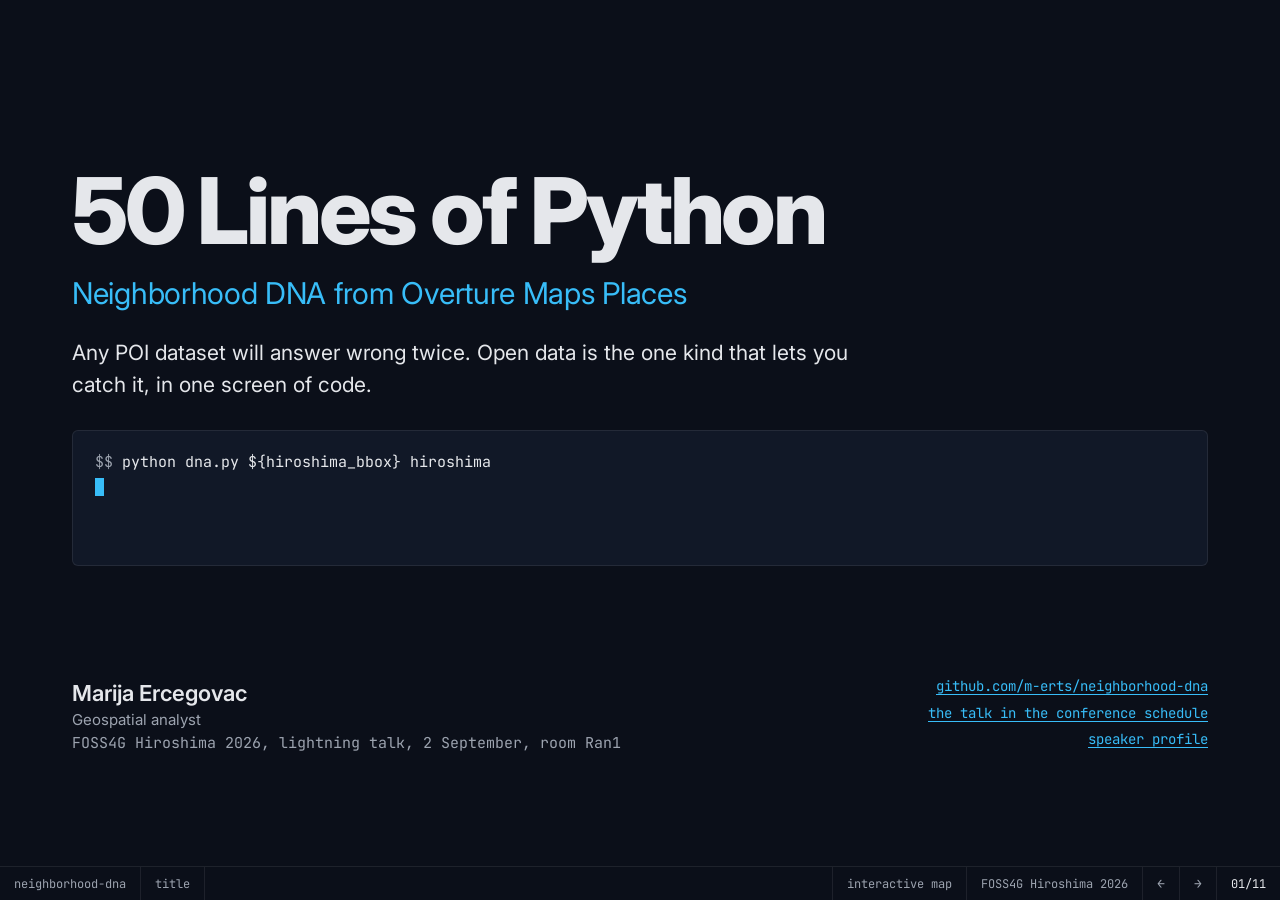
<file: docs/slides.template.html>
<!doctype html>
<!-- Built by docs/build.py from docs/slides.template.html. Edit the template, not index.html. -->
<html lang="en">
<head>
<meta charset="utf-8">
<meta name="viewport" content="width=device-width, initial-scale=1">
<title>Neighborhood DNA: 50 Lines of Python</title>
<meta name="description" content="Slides of the FOSS4G Hiroshima 2026 lightning talk. The functional profile of any neighbourhood from Overture Maps Places, in 50 lines of Python.">
<meta name="author" content="Marija Ercegovac">
<meta property="og:title" content="50 Lines of Python: Neighborhood DNA from Overture Maps Places">
<meta property="og:description" content="FOSS4G Hiroshima 2026 lightning talk. DuckDB reads Overture Places on S3; two checks tell you when the numbers lie.">
<meta property="og:type" content="article">
<meta property="og:url" content="https://m-erts.github.io/neighborhood-dna/">
<meta property="og:image" content="https://m-erts.github.io/neighborhood-dna/assets/card.png">
<meta property="og:image:width" content="1200">
<meta property="og:image:height" content="630">
<meta property="og:image:alt" content="50 Lines of Python: the terminal output of dna.py for Hiroshima next to the hexagon map it produces.">
<meta name="twitter:card" content="summary_large_image">
<link rel="preconnect" href="https://fonts.googleapis.com">
<link rel="preconnect" href="https://fonts.gstatic.com" crossorigin>
<link rel="stylesheet" href="https://fonts.googleapis.com/css2?family=Inter:wght@400;500;600;700;800&family=JetBrains+Mono:ital,wght@0,400;0,500;0,600;0,700;1,400&display=swap">
<link rel="stylesheet" href="css/tokens.css">
<link rel="stylesheet" href="css/slides.css">
</head>
<body>
<main class="deck">

<section class="slide title" data-label="title">
  <h1>50 Lines of Python</h1>
  <p class="sub">Neighborhood DNA from Overture Maps Places</p>
  <p class="premise">Any POI dataset will answer wrong twice. Open data is the one kind that lets you catch it, in one screen of code.</p>
  <div class="terminal" role="img" aria-label="Terminal: the command that produces the Hiroshima map, and its output"
       data-command="python dna.py ${hiroshima_bbox} hiroshima"
       data-output="${terminal_output}"><span aria-hidden="true">$$ </span><span class="cmd"></span>
<span class="out"></span><span class="cursor" aria-hidden="true"></span></div>
  <div class="byline">
    <div>
      <strong>Marija Ercegovac</strong>
      <span>Geospatial analyst</span>
      <span class="mono">FOSS4G Hiroshima 2026, lightning talk, 2 September, room Ran1</span>
    </div>
    <div class="links">
      <a href="https://github.com/m-erts/neighborhood-dna">github.com/m-erts/neighborhood-dna</a><br>
      <a href="https://talks.osgeo.org/foss4g-2026/talk/ERGRGW/">the talk in the conference schedule</a><br>
      <a href="https://talks.osgeo.org/foss4g-2026/speaker/9SBVXW/">speaker profile</a>
    </div>
  </div>
</section>

<section class="slide" data-label="the task">
  <h2>Where do we intervene first?</h2>
  <div class="body">
    <dl class="steps">
      <div>
        <dt>before</dt>
        <dd>Cross-country research for EU policy institutions, 16 countries. The functional layer meant licensed POI feeds or field surveys.</dd>
      </div>
      <div>
        <dt>the first question of every city</dt>
        <dd>Where do we start a mixed-use programme? Which blocks are so mono-functional that they die after 19:00?</dd>
      </div>
      <div>
        <dt>this talk</dt>
        <dd class="now">The same shortlist from a fully open dataset: minutes on a laptop, 50 lines, reproducible by any municipal analyst.</dd>
      </div>
    </dl>
  </div>
</section>

<section class="slide" data-label="the idea">
  <h2>Neighbourhood DNA, and what it actually is</h2>
  <p class="lede">Take one grid cell. Look at every place inside it. Compute the share by function. That vector is the DNA, and three numbers say how mixed the cell is.</p>
  <div class="body">
    <div class="idea">
      <figure style="margin:0">
        <svg viewBox="0 0 200 180" role="img" aria-label="One hexagonal cell with places inside it">
          <polygon points="100,8 180,50 180,130 100,172 20,130 20,50" fill="none" stroke="#38BDF8" stroke-width="1.5"/>
          ${idea_dots}
        </svg>
        <figcaption>one H3 cell, ${idea_places} places</figcaption>
      </figure>
      <div>
        <p class="cap">${idea_name}, cell ${idea_h3}: share by function</p>
        <div class="dna" role="img" aria-label="${idea_aria}">${idea_bar}</div>
        <div class="legend">${idea_legend}</div>
      </div>
      <dl class="metrics">
        <div><dt>Hill q1</dt><dd>${idea_q1}</dd><small>exp(&minus;&Sigma; p ln p): effective functions</small></div>
        <div><dt>Hill q2</dt><dd>${idea_q2}</dd><small>1 / &Sigma; p&sup2;: effective dominant ones</small></div>
        <div><dt>top share</dt><dd>${idea_top}</dd><small>max p: how mono-functional</small></div>
      </dl>
    </div>
  </div>
  <p class="takeaway">The same maths ecologists use for species in a habitat, applied to functions in a city block.</p>
</section>

<section class="slide" data-label="what it is for">
  <h2>The blocks where one function owns the street</h2>
  <figure class="figure" data-svg="assets/maps-slide.svg">
    <img src="assets/maps-slide.svg" alt="Hexagon maps of Hiroshima, Belgrade, Amsterdam and London shaded by top category share. Flagged cells: Hiroshima ${hiroshima_flagged} of ${hiroshima_cells}, Belgrade ${belgrade_flagged} of ${belgrade_cells}, Amsterdam ${amsterdam_flagged} of ${amsterdam_cells}, London ${london_flagged} of ${london_cells}.">
  </figure>
  <p class="takeaway">${hiroshima_flagged} cells in Hiroshima, ${belgrade_flagged} in Belgrade: short enough to walk. Hexagons compare cities; swap in your own blocks to act on one.</p>
  <p class="source"><a href="demo.html">Open the interactive map</a> &nbsp; made with: make cities</p>
</section>

<section class="slide" data-label="trap 1: the metric">
  <h2>The obvious metric sees nothing</h2>
  <figure class="figure" data-svg="assets/check-cell-size-slide.svg">
    <img src="assets/check-cell-size-slide.svg" alt="Two line charts over six density bins. Category richness: the four cities stay within ${gap_richness} category of each other. Hill q2: the cities separate by up to ${gap_hill}.">
  </figure>
  <p class="takeaway">Counting categories measures how much data you have. Hill numbers measure the city.</p>
  <p class="source">made with: python checks.py ${release} &nbsp; table: <a href="https://github.com/m-erts/neighborhood-dna/blob/main/docs/RESULTS.md">docs/RESULTS.md</a>, section 2</p>
</section>

<section class="slide" data-label="trap 2: the source">
  <h2>One filter changes the ranking</h2>
  <figure class="figure" data-svg="assets/check-sources-slide.svg">
    <img src="assets/check-sources-slide.svg" alt="Share of places from Meta: Belgrade ${belgrade_meta}%, Amsterdam ${amsterdam_meta}%, Hiroshima ${hiroshima_meta}%, London ${london_meta}%. Median Hill q2 with all sources against Meta only: London moves from ${london_rank_all} to ${london_rank_meta}.">
  </figure>
  <p class="takeaway">Overture blends providers. Belgrade is ${belgrade_meta_round}% Meta, London ${london_meta_round}%. Nobody reads the sources column.</p>
  <p class="source">made with: python checks.py ${release} &nbsp; table: <a href="https://github.com/m-erts/neighborhood-dna/blob/main/docs/RESULTS.md">docs/RESULTS.md</a>, section 3</p>
</section>

<section class="slide" data-label="the stack">
  <h2>What Overture ships that makes this possible</h2>
  <div class="body">
    <dl class="rows">
      <div><dt>GeoParquet on public S3</dt><dd>The bbox filter runs storage-side: no download, no ETL, no account. A city costs ${mib_low} to ${mib_high} MiB of the ${release_gb} GB.</dd></div>
      <div><dt>taxonomy.hierarchy</dt><dd>A standard hierarchy: ${level_1} branches at level 1 to compare cities, ${level_2} groups at level 2 for detail.</dd></div>
      <div><dt>bbox struct in every row</dt><dd>Predicate pushdown without touching geometry.</dd></div>
      <div><dt>sources column</dt><dd>You can see whose places each city is made of, which is the basis of check 2. With a closed feed you take the blend on trust.</dd></div>
      <div><dt>monthly releases</dt><dd>Each one stays on S3 for 60 days. Archive your extract or nobody can rerun your numbers.</dd></div>
      <div><dt>open licences per source</dt><dd>CDLA-Permissive 2.0, Apache 2.0 and CC0 in these four cities, recorded place by place.</dd></div>
    </dl>
  </div>
  <p class="source">Overture Maps Foundation, <a href="https://docs.overturemaps.org/guides/places/">docs.overturemaps.org</a>. Release ${release} holds ${places_millions} million places.</p>
</section>

<section class="slide" data-label="the code">
  <h2>No download. No ETL. One screen.</h2>
  <div class="body">
    <div class="code-wrap">
      <div class="code">
        <header><span>dna.py &nbsp; ${code_lines} lines of code</span><button type="button" data-copy>Copy</button></header>
        <pre tabindex="0" aria-label="Source of dna.py"><code>${code_html}</code></pre>
      </div>
      <ol class="outline" aria-label="Steps of the pipeline">
        ${outline}
      </ol>
    </div>
  </div>
  <p class="source">DuckDB reads Overture straight off S3 and the bbox filter runs at the storage side. CI fails if the script grows past 50 lines.</p>
</section>

<section class="slide" data-label="who uses this">
  <h2>Planners were just the example</h2>
  <div class="body">
    <dl class="rows plain tight">
      <div><dt>Urban planning</dt><dd>Where to start a mixed-use programme</dd></div>
      <div><dt>Transport</dt><dd>Where car dependency is built into the block</dd></div>
      <div><dt>Retail siting</dt><dd>Which function is missing from a busy cell</dd></div>
      <div><dt>Public health</dt><dd>Food deserts: homes with no grocery in reach</dd></div>
      <div><dt>Tourism policy</dt><dd>Where lodging pushes out everyday functions</dd></div>
      <div><dt>Humanitarian work</dt><dd>Cities that have no other source at all</dd></div>
      <div><dt>Data quality</dt><dd>The check that caught trap 2 measures bias in the open data itself</dd></div>
    </dl>
  </div>
  <p class="takeaway">One number, top share, answers a different question in every one of these rooms.</p>
</section>

<section class="slide" data-label="take it">
  <h2>Two checks before you trust a POI metric</h2>
  <div class="body">
    <div class="checks">
      <div><b><span>1</span>Control for cell size</b><p>Or you measure your data, not your city.</p></div>
      <div><b><span>2</span>Check the sources column</b><p>Or you compare providers, not places.</p></div>
    </div>
    <div class="take">
      <img src="assets/qr.svg" alt="QR code leading to github.com/m-erts/neighborhood-dna">
      <div>
        <a class="url" href="https://github.com/m-erts/neighborhood-dna">github.com/m-erts/neighborhood-dna</a>
        <p>Code, data and the full list of caveats. Both checks are possible because the data is open.</p>
        <p class="mono">Code MIT, slides CC BY 4.0. The categories field left the Overture schema in release 2026-09-23.0: write against taxonomy.</p>
      </div>
    </div>
  </div>
</section>

<section class="slide" data-label="after Hiroshima">
  <h2>What I got wrong, found while packaging</h2>
  <div class="body">
    <dl class="rows tight">
      <div><dt>the pinned release</dt><dd>On stage: a pinned release reproduces in December. It did not survive September, because Overture keeps a release for 60 days. <small>dna.py now takes the newest release, or your own archived extract.</small></dd></div>
      <div><dt>equal-area cells</dt><dd>H3 cells are not equal-area. At resolution 8 they average ${area_low} km&sup2; in ${area_low_city} and ${area_high} km&sup2; in ${area_high_city}.</dd></div>
      <div><dt>the shortlist</dt><dd>It moves between releases. Hiroshima: ${drift_old} flagged cells in ${previous}, ${drift_new} in ${release}, ${drift_both} in both.</dd></div>
      <div><dt>the dominant function</dt><dd>${ties} Hiroshima cells have two functions tied for first place and arg_max picked one at random. <small>Ties now break alphabetically, so two runs give the same file.</small></dd></div>
      <div><dt>the typology</dt><dd>The abstract promised clusters. HDBSCAN returns ${hdbscan} in all four cities: function mix is a continuum.</dd></div>
    </dl>
  </div>
  <p class="source">Numbers on these slides are recomputed on release ${release}. The stage version used 2026-07-22.0: <a href="slides-as-delivered.pdf">slides as delivered (PDF)</a>.</p>
</section>

</main>

<nav class="status" aria-label="Slide navigation">
  <a href="https://github.com/m-erts/neighborhood-dna">neighborhood-dna</a>
  <span data-status aria-live="polite"></span>
  <span class="grow"></span>
  <a class="wide" href="demo.html">interactive map</a>
  <span class="wide">FOSS4G Hiroshima 2026</span>
  <button type="button" data-prev aria-label="Previous slide">&larr;</button>
  <button type="button" data-next aria-label="Next slide">&rarr;</button>
  <span class="count" data-count></span>
</nav>
<div class="tip" role="tooltip" hidden></div>
<script src="js/slides.js"></script>
</body>
</html>
</file>
<file: docs/css/tokens.css>
/* Spatial Terminal. Every value here comes from DESIGN.md in the repository root. */
:root {
  --canvas: #0B0F19;
  --surface: #111827;
  --border: rgba(255, 255, 255, 0.08);
  --accent: #38BDF8;

  --text: #E5E7EB;
  --text-2: #9CA3AF;
  --text-3: #7B8494;

  /* semantic DNA clusters */
  --food: #F43F5E;
  --retail: #F59E0B;
  --civic: #10B981;
  --transit: #818CF8;
  --other: #64748B;

  --sans: Inter, -apple-system, "Segoe UI", Helvetica, Arial, sans-serif;
  --mono: "JetBrains Mono", "Geist Mono", ui-monospace, SFMono-Regular, Menlo, Consolas, monospace;
}

*, *::before, *::after { box-sizing: border-box; }

html { background: var(--canvas); color-scheme: dark; }

body {
  margin: 0;
  background: var(--canvas);
  color: var(--text);
  font-family: var(--sans);
  -webkit-font-smoothing: antialiased;
  text-rendering: optimizeLegibility;
}

a { color: var(--accent); text-underline-offset: 0.2em; }
a:hover { text-decoration-thickness: 2px; }

:focus-visible { outline: 2px solid var(--accent); outline-offset: 3px; border-radius: 2px; }

code, kbd, pre, .mono { font-family: var(--mono); font-variant-ligatures: none; }

button {
  font: 500 13px/1 var(--mono);
  color: var(--text);
  background: var(--surface);
  border: 1px solid var(--border);
  border-radius: 4px;
  padding: 8px 12px;
  cursor: pointer;
}
button:hover { border-color: var(--accent); }
button[aria-pressed="true"] { border-color: var(--accent); color: var(--accent); }

.tip {
  position: fixed;
  z-index: 50;
  pointer-events: none;
  max-width: 320px;
  padding: 8px 10px;
  font: 13px/1.45 var(--mono);
  color: var(--text);
  background: var(--surface);
  border: 1px solid rgba(255, 255, 255, 0.16);
  border-radius: 4px;
  white-space: pre-line;
}
.tip[hidden] { display: none; }

@media (prefers-reduced-motion: reduce) {
  *, *::before, *::after { animation: none !important; transition: none !important; scroll-behavior: auto !important; }
}
</file>
<file: docs/css/slides.css>
/* Slides. A slide is designed at 1280 x 720 and scaled to the window; on a narrow
   screen and in print the deck turns into a plain scrolling document. */
html, body { height: 100%; }
body { overflow: hidden; }

.deck { position: fixed; inset: 0; }

.slide {
  position: absolute;
  left: 50%;
  top: 50%;
  width: 1280px;
  height: 720px;
  margin: -360px 0 0 -640px;
  padding: 52px 72px 40px;
  display: none;
  flex-direction: column;
  transform: scale(var(--fit, 1));
  transform-origin: center;
}
.slide.is-current { display: flex; }

h1, h2 { margin: 0; font-weight: 700; letter-spacing: -0.022em; text-wrap: balance; }
h1 { font-size: 92px; line-height: 1; font-weight: 800; letter-spacing: -0.035em; }
h2 { font-size: 46px; line-height: 1.1; }
p { margin: 0; }

.lede { margin-top: 14px; max-width: 62ch; font-size: 21px; line-height: 1.45; color: var(--text-2); }
.body { margin-top: 28px; flex: 1; min-height: 0; display: flex; flex-direction: column; }
.takeaway {
  margin-top: 20px;
  padding-top: 16px;
  border-top: 1px solid var(--border);
  font-size: 21px;
  line-height: 1.4;
  max-width: 70ch;
}
.source { margin-top: 8px; font: 13px/1.5 var(--mono); color: var(--text-3); }
.source a { color: var(--text-2); }

/* status line, the way a terminal multiplexer shows it */
.status {
  position: fixed;
  left: 0; right: 0; bottom: 0;
  z-index: 10;
  display: flex;
  align-items: center;
  gap: 0;
  height: 34px;
  font: 12px/1 var(--mono);
  color: var(--text-2);
  background: var(--canvas);
  border-top: 1px solid var(--border);
}
.status > * { padding: 0 14px; height: 100%; display: flex; align-items: center; border-right: 1px solid var(--border); }
.status .grow { flex: 1; }
.status a { color: var(--text-2); text-decoration: none; }
.status a:hover { color: var(--accent); }
.status button { border: 0; border-right: 1px solid var(--border); border-radius: 0; background: none; color: var(--text-2); }
.status button:hover { color: var(--accent); }
.status .count { color: var(--text); border-right: 0; }

/* 01 title */
.title h1 { margin-top: 40px; }
.title .sub { margin-top: 18px; font-size: 30px; color: var(--accent); letter-spacing: -0.01em; }
.title .premise { margin-top: 26px; font-size: 21px; line-height: 1.5; max-width: 60ch; }
.terminal {
  margin-top: 30px;
  padding: 18px 22px;
  min-height: 136px;
  font: 15px/1.75 var(--mono);
  color: var(--text-2);
  background: var(--surface);
  border: 1px solid var(--border);
  border-radius: 6px;
  white-space: pre-wrap;
  overflow-wrap: anywhere;
}
.terminal .cmd { color: var(--text); }
.terminal .cursor { display: inline-block; width: 9px; height: 18px; vertical-align: -3px; background: var(--accent); animation: blink 1.1s steps(1) infinite; }
@keyframes blink { 50% { opacity: 0; } }
.byline { margin-top: auto; display: flex; justify-content: space-between; align-items: flex-end; gap: 32px; }
.byline strong { display: block; font-size: 22px; font-weight: 600; }
.byline span { display: block; margin-top: 4px; font-size: 15px; color: var(--text-2); }
.byline .links { font: 14px/1.9 var(--mono); text-align: right; }

/* 02 task */
.steps { display: grid; gap: 30px; max-width: 900px; }
.steps dt { font: 500 14px/1 var(--mono); color: var(--text-3); }
.steps dd { margin: 10px 0 0; font-size: 25px; line-height: 1.38; }
.steps dd.now { color: var(--accent); }

/* 03 idea */
.idea { display: grid; grid-template-columns: 200px 1fr 300px; gap: 40px; align-items: center; padding: 30px 34px; background: var(--surface); border: 1px solid var(--border); border-radius: 6px; }
.idea figcaption, .idea .cap { font: 13px/1.4 var(--mono); color: var(--text-2); }
.idea svg { display: block; width: 100%; height: auto; }
.dna { display: flex; height: 44px; gap: 2px; margin: 12px 0 14px; }
.dna span { min-width: 2px; display: flex; align-items: center; padding-left: 8px; font: 500 13px/1 var(--mono); overflow: hidden; white-space: nowrap; }
.legend { display: flex; flex-wrap: wrap; gap: 6px 18px; font: 13px/1.4 var(--mono); color: var(--text-2); }
.legend i { display: inline-block; width: 10px; height: 10px; margin-right: 7px; border-radius: 2px; }
.metrics { display: grid; gap: 16px; margin: 0; }
.metrics div { display: grid; grid-template-columns: 1fr auto; align-items: baseline; gap: 4px 16px; }
.metrics dt { font: 15px/1.2 var(--mono); color: var(--text); }
.metrics dd { margin: 0; font: 700 30px/1 var(--mono); color: var(--accent); }
.metrics small { grid-column: 1 / -1; font: 12.5px/1.3 var(--mono); color: var(--text-3); }

/* figures */
.figure { margin: 22px 0 0; flex: 1; min-height: 0; display: flex; align-items: center; justify-content: center; }
.figure svg, .figure img { display: block; max-width: 100%; max-height: 100%; width: auto; height: auto; }
.figure svg [data-tip] { cursor: crosshair; }

/* 07 stack, 09 uses, 11 errata: rows, not cards */
.rows { display: grid; margin: 0; border-top: 1px solid var(--border); }
.rows > div { display: grid; grid-template-columns: 330px 1fr; gap: 28px; padding: 13px 0; border-bottom: 1px solid var(--border); align-items: baseline; }
.rows dt { font: 600 17px/1.3 var(--mono); color: var(--accent); }
.rows dd { margin: 0; font-size: 18.5px; line-height: 1.42; color: var(--text); }
.rows dd small { display: block; margin-top: 3px; font-size: 14.5px; color: var(--text-2); }
.rows.plain dt { font: 600 19px/1.3 var(--sans); color: var(--text); }
.rows.tight > div { grid-template-columns: 250px 1fr; padding: 10px 0; }
.rows.tight dd { font-size: 17px; }

/* 08 code */
.code-wrap { display: grid; grid-template-columns: minmax(0, 1fr) 264px; gap: 24px; flex: 1; min-height: 0; }
.code {
  position: relative;
  min-height: 0;
  display: flex;
  flex-direction: column;
  background: var(--surface);
  border: 1px solid var(--border);
  border-radius: 6px;
}
.code header { display: flex; align-items: center; justify-content: space-between; padding: 0 8px 0 18px; height: 40px; border-bottom: 1px solid var(--border); font: 13px/1 var(--mono); color: var(--text-2); }
.code header button { padding: 6px 10px; font-size: 12px; }
.code pre { margin: 0; padding: 12px 0; overflow: auto; flex: 1; font: 13px/1.6 var(--mono); counter-reset: line; tab-size: 4; scrollbar-color: #374151 transparent; }
.code .l { display: block; padding: 0 18px 0 0; white-space: pre; }
.code .l::before { counter-increment: line; content: counter(line); display: inline-block; width: 44px; margin-right: 16px; text-align: right; color: #4B5563; user-select: none; }
.code .l.on { background: rgba(56, 189, 248, 0.09); box-shadow: inset 2px 0 0 var(--accent); }
/* semantic tokens */
.code .k, .code .kn, .code .ow, .code .kc { color: var(--accent); }
.code .s, .code .s1, .code .s2, .code .sa, .code .sd, .code .se { color: #A7F3D0; }
.code .sd { color: var(--text-3); }
.code .si, .code .sx { color: var(--retail); }
.code .q { color: #C7D2FE; font-weight: 500; }
.code .c1, .code .ch, .code .c { color: var(--text-3); font-style: italic; }
.code .mi, .code .mf { color: var(--retail); }
.code .nb, .code .nf { color: #C7D2FE; }
.code .o, .code .p { color: var(--text-2); }
.outline { margin: 0; padding: 0; list-style: none; display: grid; gap: 5px; align-content: start; }
.outline button { width: 100%; text-align: left; padding: 8px 12px; display: grid; gap: 4px; font: 500 13.5px/1.25 var(--sans); background: none; }
.outline button small { font: 12px/1 var(--mono); color: var(--text-3); }
.outline button[aria-pressed="true"] { background: var(--surface); }

/* 10 take it */
.checks { display: grid; grid-template-columns: 1fr 1fr; gap: 0; border: 1px solid var(--border); border-radius: 6px; }
.checks > div { padding: 22px 26px; }
.checks > div + div { border-left: 1px solid var(--border); }
.checks b { display: block; font-size: 25px; font-weight: 600; }
.checks b span { font-family: var(--mono); color: var(--accent); margin-right: 14px; }
.checks p { margin-top: 8px; font-size: 18px; color: var(--text-2); }
.take { margin-top: 26px; display: grid; grid-template-columns: 190px 1fr; gap: 34px; align-items: center; }
.take img { display: block; width: 190px; height: 190px; border-radius: 4px; background: #fff; }
.take .url { font: 600 27px/1.2 var(--mono); color: var(--accent); text-decoration: none; }
.take p { margin-top: 10px; font-size: 17px; line-height: 1.5; color: var(--text-2); }
.take p.mono { font-size: 13.5px; color: var(--text-3); }

/* narrow screens and print: a scrolling document */
@media (max-width: 820px), print {
  html, body { height: auto; }
  body { overflow: auto; }
  .deck { position: static; }
  .slide {
    position: static;
    display: flex;
    width: auto;
    height: auto;
    min-height: 0;
    margin: 0;
    padding: 40px 16px 36px;
    transform: none;
    border-bottom: 1px solid var(--border);
  }
  h1 { font-size: 46px; }
  h2 { font-size: 29px; }
  .title h1 { margin-top: 8px; }
  .title .sub { font-size: 21px; }
  .lede, .takeaway, .title .premise { font-size: 17px; }
  .terminal { font-size: 12.5px; padding: 14px; }
  .byline { margin-top: 28px; flex-direction: column; align-items: flex-start; }
  .byline .links { text-align: left; }
  .steps dd { font-size: 19px; }
  .idea { grid-template-columns: 1fr; gap: 22px; padding: 20px 16px; }
  .idea > figure:first-child { max-width: 150px; }
  .rows > div, .rows.tight > div { grid-template-columns: 1fr; gap: 4px; }
  .rows dd { font-size: 16.5px; }
  .figure { overflow-x: auto; justify-content: flex-start; }
  .figure svg, .figure img { min-width: 640px; max-height: none; }
  .code-wrap { grid-template-columns: minmax(0, 1fr); }
  .slide > *, .body > * { min-width: 0; max-width: 100%; }
  .code pre { max-height: 70vh; font-size: 12px; }
  .outline { grid-template-columns: repeat(2, minmax(0, 1fr)); }
  .checks { grid-template-columns: 1fr; }
  .checks > div + div { border-left: 0; border-top: 1px solid var(--border); }
  .take { grid-template-columns: 1fr; gap: 18px; }
  .take .url { font-size: 17px; overflow-wrap: anywhere; }
  .status { position: sticky; }
  .status .wide, .status button, .status [data-status], .status .count { display: none; }
}

@media print {
  @page { size: 1280px 720px; margin: 0; }
  .slide { break-after: page; min-height: 720px; padding: 56px 72px; border: 0; }
  .status, .code header button { display: none; }
  .code pre { max-height: none; overflow: visible; font-size: 9px; }
  * { -webkit-print-color-adjust: exact; print-color-adjust: exact; }
}
</file>
<file: docs/css/demo.css>
/* The map explorer. Tokens come from tokens.css. */
body { min-height: 100vh; display: flex; flex-direction: column; }

.top, .controls, .layout, .foot { padding: 0 24px; }

.top { display: flex; align-items: baseline; justify-content: space-between; gap: 16px; height: 56px; padding-top: 18px; border-bottom: 1px solid var(--border); }
.top h1 { margin: 0; font-size: 18px; font-weight: 700; letter-spacing: -0.01em; }
.top nav { display: flex; gap: 20px; font: 13px/1 var(--mono); }
.top nav a { color: var(--text-2); text-decoration: none; }
.top nav a:hover { color: var(--accent); }

.controls { display: flex; flex-wrap: wrap; align-items: center; gap: 12px 20px; padding-top: 14px; padding-bottom: 14px; border-bottom: 1px solid var(--border); }
.group { display: flex; }
.group button { border-radius: 0; margin-left: -1px; }
.group button:first-child { border-radius: 4px 0 0 4px; margin-left: 0; }
.group button:last-child { border-radius: 0 4px 4px 0; }
.group button[aria-pressed="true"] { position: relative; z-index: 1; }
.file { margin-left: auto; font: 500 13px/1 var(--mono); color: var(--text-2); cursor: pointer; }
.file input { position: absolute; width: 1px; height: 1px; opacity: 0; }
.file span { display: inline-block; padding: 8px 12px; border: 1px dashed rgba(255, 255, 255, 0.2); border-radius: 4px; }
.file:hover span, .file input:focus-visible + span { border-color: var(--accent); color: var(--accent); }

.layout { flex: 1; display: grid; grid-template-columns: minmax(0, 1fr) 400px; gap: 0; padding-right: 0; }
.map { position: relative; padding: 20px 24px 20px 0; min-width: 0; display: flex; flex-direction: column; }
.map svg { flex: 1; width: 100%; min-height: 420px; max-height: calc(100vh - 210px); display: block; }
.map.is-over { outline: 2px dashed var(--accent); outline-offset: -8px; }
.map polygon { stroke: var(--canvas); stroke-width: 0.8; vector-effect: non-scaling-stroke; cursor: pointer; }
.map polygon:hover { stroke: var(--text); stroke-width: 1.5; }
.map polygon.picked { fill: none; stroke: #fff; stroke-width: 3.5; stroke-linejoin: round; pointer-events: none; }
.map polygon.picked.casing { stroke: var(--canvas); stroke-width: 8; }
.map .ring { fill: none; stroke: #fff; stroke-width: 1.6; pointer-events: none; }
.notice { margin: 0 0 12px; padding: 12px 14px; font-size: 14px; line-height: 1.5; color: var(--text); background: var(--surface); border: 1px solid var(--border); border-left: 2px solid var(--retail); border-radius: 4px; }
.legend { display: flex; flex-wrap: wrap; gap: 6px 16px; padding-top: 14px; font: 12px/1.4 var(--mono); color: var(--text-2); }
.legend i { display: inline-block; width: 11px; height: 11px; margin-right: 6px; border-radius: 2px; vertical-align: -1px; }
.legend i.ring { background: none; box-shadow: inset 0 0 0 1.6px #fff; }

.panel { border-left: 1px solid var(--border); overflow-y: auto; max-height: calc(100vh - 118px); }
.panel section { padding: 20px 24px; border-bottom: 1px solid var(--border); }
.panel h2 { margin: 0 0 4px; font-size: 16px; font-weight: 600; }
.panel h3 { margin: 18px 0 8px; font: 500 12px/1 var(--mono); color: var(--text-3); }
.hint { margin: 0; font-size: 13.5px; line-height: 1.5; color: var(--text-2); }
.id { font: 12px/1.4 var(--mono); color: var(--text-2); overflow-wrap: anywhere; }

.facts { display: grid; grid-template-columns: repeat(3, 1fr); gap: 14px 12px; margin: 14px 0 0; }
.facts div { min-width: 0; }
.facts dt { font: 12px/1.3 var(--mono); color: var(--text-3); }
.facts dd { margin: 4px 0 0; font: 600 20px/1.1 var(--mono); color: var(--text); }
.facts dd.flag { color: var(--accent); }
.facts dd.long { font-size: 14px; line-height: 1.6; font-weight: 500; }

.dna { display: flex; gap: 2px; height: 30px; margin: 16px 0 12px; }
.dna span { min-width: 2px; }
.shares { width: 100%; border-collapse: collapse; font-size: 13.5px; }
.shares th { text-align: left; font: 500 12px/1 var(--mono); color: var(--text-3); padding: 0 0 8px; }
.shares th:not(:first-child), .shares td:not(:first-child) { text-align: right; font-family: var(--mono); font-variant-numeric: tabular-nums; }
.shares td { padding: 5px 0; border-top: 1px solid var(--border); }
.shares i { display: inline-block; width: 9px; height: 9px; margin-right: 8px; border-radius: 2px; }

.bars { display: grid; gap: 8px; }
.bars div { display: grid; grid-template-columns: 110px 1fr 46px; align-items: center; gap: 10px; font: 12.5px/1 var(--mono); color: var(--text-2); }
.bars b { display: block; height: 8px; background: #1F2937; border-radius: 0 4px 4px 0; overflow: hidden; }
.bars b i { display: block; height: 100%; background: var(--text-2); border-radius: 0 4px 4px 0; }
.bars span:last-child { text-align: right; color: var(--text); }

.shortlist { list-style: none; margin: 12px 0 0; padding: 0; }
.shortlist button { width: 100%; display: grid; grid-template-columns: 1fr auto auto; gap: 14px; align-items: baseline; text-align: left; padding: 9px 10px; margin-top: -1px; border-radius: 0; background: none; font: 13px/1.3 var(--sans); }
.shortlist button span:nth-child(2), .shortlist button span:nth-child(3) { font-family: var(--mono); color: var(--text-2); }
.shortlist button span:nth-child(2) { color: var(--text); }
.shortlist .empty { font-size: 13.5px; color: var(--text-2); }

.foot { padding-top: 14px; padding-bottom: 18px; border-top: 1px solid var(--border); }
.foot p { margin: 0; max-width: 90ch; font-size: 13px; line-height: 1.55; color: var(--text-3); }
.foot a { color: var(--text-2); }

@media (max-width: 900px) {
  .top, .controls, .layout, .foot { padding-left: 16px; padding-right: 16px; }
  .top { height: auto; padding-bottom: 12px; flex-wrap: wrap; }
  .layout { grid-template-columns: 1fr; }
  .map { padding-right: 0; }
  .map svg { min-height: 320px; max-height: 70vh; }
  .panel { border-left: 0; border-top: 1px solid var(--border); max-height: none; margin: 0 -16px; }
  .panel section { padding: 18px 16px; }
  .file { margin-left: 0; }
  .group { flex-wrap: wrap; }
}
</file>
